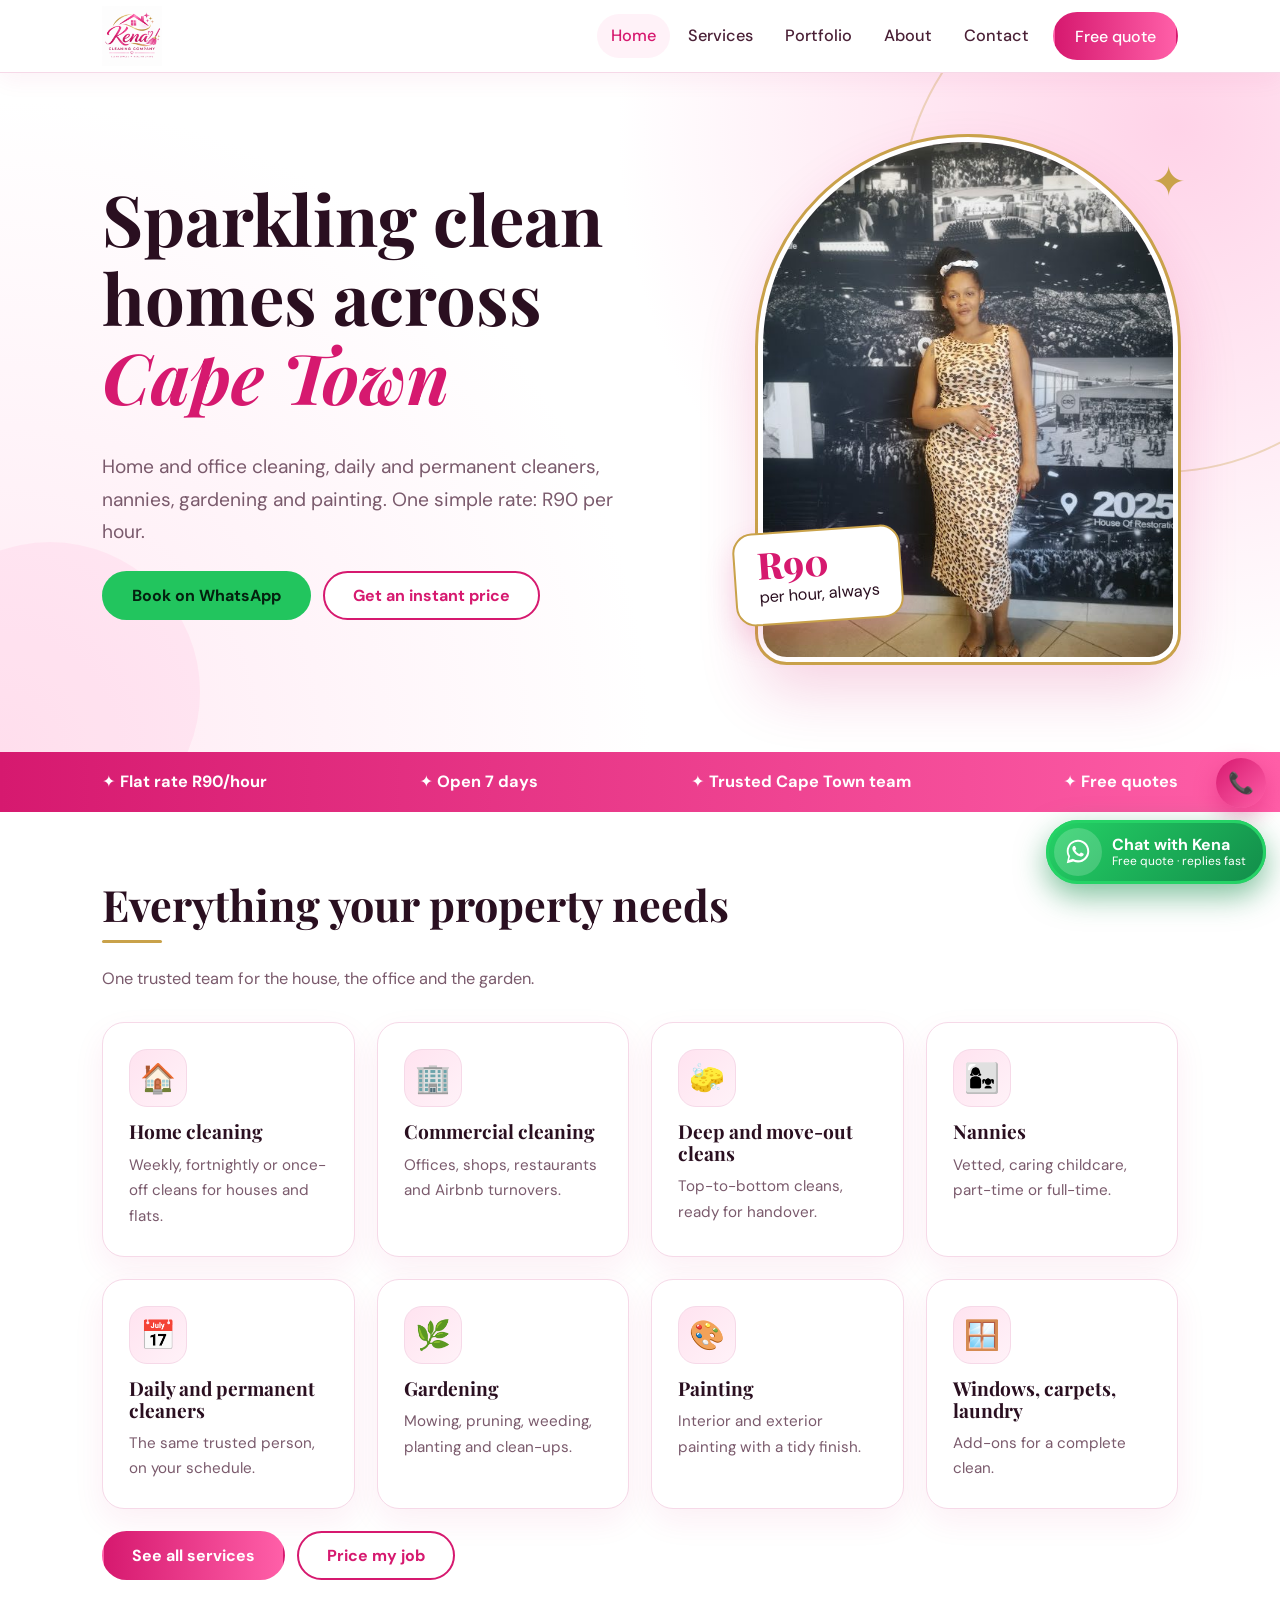
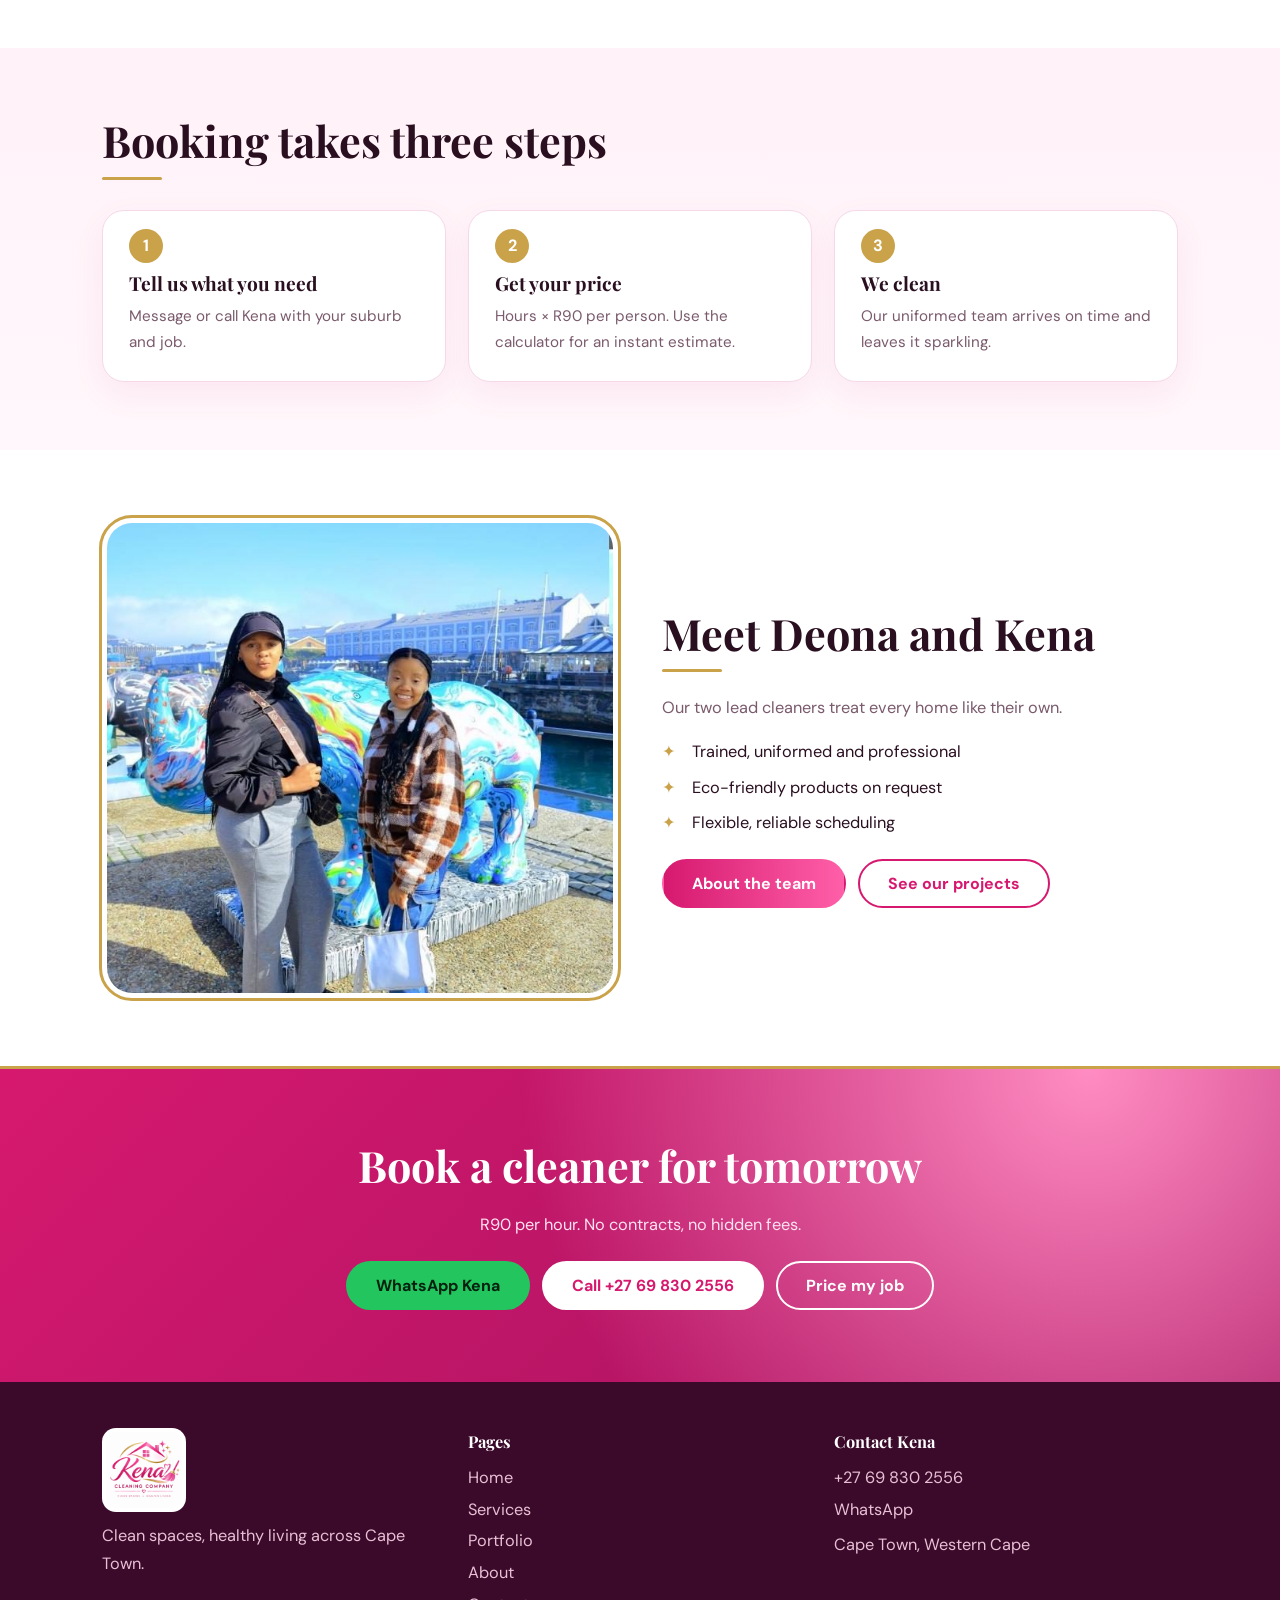
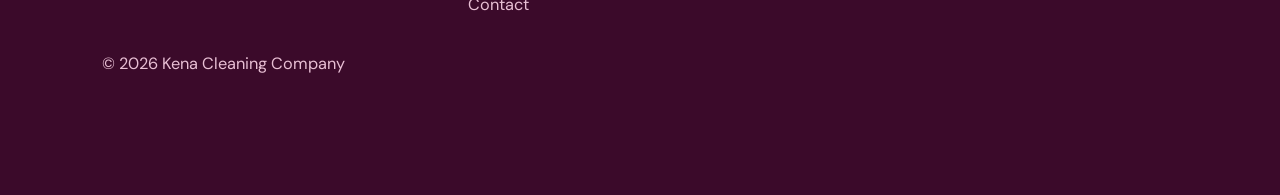
<file: index.html>
<!DOCTYPE html><html lang="en"><head><meta charset="utf-8"><meta name="viewport" content="width=device-width, initial-scale=1, viewport-fit=cover"><meta name="theme-color" content="#d6196f"><title>Home & Commercial Cleaning in Cape Town | Kena Cleaning Company</title><meta name="description" content="Home, office, nanny, gardening and painting services in Cape Town at R90 per hour."><link rel="icon" href="favicon.png"><link rel="preconnect" href="https://fonts.googleapis.com"><link href="https://fonts.googleapis.com/css2?family=Playfair+Display:ital,wght@0,700;0,800;1,700&family=DM+Sans:wght@400;500;700&display=swap" rel="stylesheet"><link rel="stylesheet" href="style.css"></head><body><header><div class="nav"><a href="index.html"><img src="logo.png" alt="Kena Cleaning Company"></a><button class="mb" id="mb" type="button" aria-label="Open menu" aria-expanded="false">☰</button><nav id="nv"><a href="index.html" class="on">Home</a><a href="services.html">Services</a><a href="portfolio.html">Portfolio</a><a href="about.html">About</a><a href="contact.html">Contact</a><a class="btn" href="contact.html">Free quote</a></nav></div></header><main>
<section class="hero"><div class="w hg"><div><h1>Sparkling clean homes across <em>Cape Town</em></h1><p class="l">Home and office cleaning, daily and permanent cleaners, nannies, gardening and painting. One simple rate: R90 per hour.</p><div class="row"><a class="btn wa" href="https://wa.me/27698302556?text=Hi%20Kena%2C%20I%E2%80%99d%20like%20a%20quote.">Book on WhatsApp</a><a class="btn ol" href="services.html#calculator">Get an instant price</a></div></div>
<div class="ph"><img src="kena.jpg" alt="Kena, lead cleaner"><div class="badge"><b>R90</b>per hour, always</div></div></div></section>
<div class="strip"><div class="w"><span>✦ Flat rate R90/hour</span><span>✦ Open 7 days</span><span>✦ Trusted Cape Town team</span><span>✦ Free quotes</span></div></div>
<section class="s"><div class="w"><h2 class="u">Everything your property needs</h2><p class="mu">One trusted team for the house, the office and the garden.</p><div class="grid sm">
<div class="card"><div class="e">🏠</div><h3>Home cleaning</h3><p>Weekly, fortnightly or once-off cleans for houses and flats.</p></div><div class="card"><div class="e">🏢</div><h3>Commercial cleaning</h3><p>Offices, shops, restaurants and Airbnb turnovers.</p></div><div class="card"><div class="e">🧽</div><h3>Deep and move-out cleans</h3><p>Top-to-bottom cleans, ready for handover.</p></div><div class="card"><div class="e">👩‍👧</div><h3>Nannies</h3><p>Vetted, caring childcare, part-time or full-time.</p></div>
<div class="card"><div class="e">📅</div><h3>Daily and permanent cleaners</h3><p>The same trusted person, on your schedule.</p></div><div class="card"><div class="e">🌿</div><h3>Gardening</h3><p>Mowing, pruning, weeding, planting and clean-ups.</p></div><div class="card"><div class="e">🎨</div><h3>Painting</h3><p>Interior and exterior painting with a tidy finish.</p></div><div class="card"><div class="e">🪟</div><h3>Windows, carpets, laundry</h3><p>Add-ons for a complete clean.</p></div></div>
<div class="row"><a class="btn" href="services.html">See all services</a><a class="btn ol" href="services.html#calculator">Price my job</a></div></div></section>
<section class="s bl"><div class="w"><h2 class="u">Booking takes three steps</h2><div class="grid steps"><div class="card"><h3>Tell us what you need</h3><p>Message or call Kena with your suburb and job.</p></div><div class="card"><h3>Get your price</h3><p>Hours × R90 per person. Use the calculator for an instant estimate.</p></div><div class="card"><h3>We clean</h3><p>Our uniformed team arrives on time and leaves it sparkling.</p></div></div></div></section>
<section class="s"><div class="w sp"><img src="team.jpg" alt="Deona and Kena"><div><h2 class="u">Meet Deona and Kena</h2><p class="mu">Our two lead cleaners treat every home like their own.</p><ul class="t"><li>Trained, uniformed and professional</li><li>Eco-friendly products on request</li><li>Flexible, reliable scheduling</li></ul><div class="row"><a class="btn" href="about.html">About the team</a><a class="btn ol" href="portfolio.html">See our projects</a></div></div></div></section><section class="cta"><div class="w"><h2>Book a cleaner for tomorrow</h2><p>R90 per hour. No contracts, no hidden fees.</p><div class="row"><a class="btn wa" href="https://wa.me/27698302556?text=Hi%20Kena%2C%20I%E2%80%99d%20like%20a%20quote.">WhatsApp Kena</a><a class="btn wh" href="tel:+27698302556">Call +27 69 830 2556</a><a class="btn gh" href="services.html#calculator">Price my job</a></div></div></section></main><footer><div class="w"><div class="grid" style="margin:0"><div><img src="logo.png" alt="Kena Cleaning"><p>Clean spaces, healthy living across Cape Town.</p></div><div><h4>Pages</h4><a href="index.html">Home</a><a href="services.html">Services</a><a href="portfolio.html">Portfolio</a><a href="about.html">About</a><a href="contact.html">Contact</a></div><div><h4>Contact Kena</h4><a href="tel:+27698302556">+27 69 830 2556</a><a href="https://wa.me/27698302556?text=Hi%20Kena%2C%20I%E2%80%99d%20like%20a%20quote.">WhatsApp</a><p style="margin-top:8px">Cape Town, Western Cape</p></div></div><p style="margin-top:28px">© 2026 Kena Cleaning Company</p></div></footer><div class="fab"><div class="bub">👋 Need a cleaner? Get a free quote!</div><a class="call" href="tel:+27698302556" aria-label="Call Kena">📞</a><a class="wb" href="https://wa.me/27698302556?text=Hi%20Kena%2C%20I%E2%80%99d%20like%20a%20quote." aria-label="Chat with Kena on WhatsApp"><i><svg viewBox="0 0 32 32" width="30" height="30" fill="#fff" aria-hidden="true"><path d="M16.04 3C9.4 3 4 8.4 4 15.04c0 2.12.55 4.18 1.6 6L4 28l7.1-1.86a12 12 0 0 0 4.94 1.06C22.68 27.2 28 21.8 28 15.16 28 8.5 22.68 3 16.04 3zm0 21.9a9.9 9.9 0 0 1-5.04-1.38l-.36-.22-4.2 1.1 1.12-4.1-.24-.38a9.9 9.9 0 1 1 8.72 4.98zm5.44-7.4c-.3-.15-1.76-.87-2.03-.97-.27-.1-.47-.15-.67.15-.2.3-.77.97-.94 1.17-.17.2-.35.22-.65.07-.3-.15-1.26-.46-2.4-1.48-.89-.8-1.49-1.77-1.66-2.07-.17-.3-.02-.46.13-.6.13-.13.3-.35.45-.52.15-.17.2-.3.3-.5.1-.2.05-.37-.02-.52-.07-.15-.67-1.62-.92-2.22-.24-.58-.49-.5-.67-.51h-.57c-.2 0-.52.07-.8.37-.27.3-1.04 1.02-1.04 2.48s1.07 2.88 1.22 3.08c.15.2 2.1 3.2 5.08 4.49.71.3 1.26.49 1.7.63.71.23 1.36.2 1.87.12.57-.08 1.76-.72 2-1.41.25-.7.25-1.29.17-1.41-.07-.12-.27-.2-.57-.35z"/></svg></i><span><b>Chat with Kena</b><small>Free quote · replies fast</small></span></a></div><script src="main.js"></script></body></html>
</file>
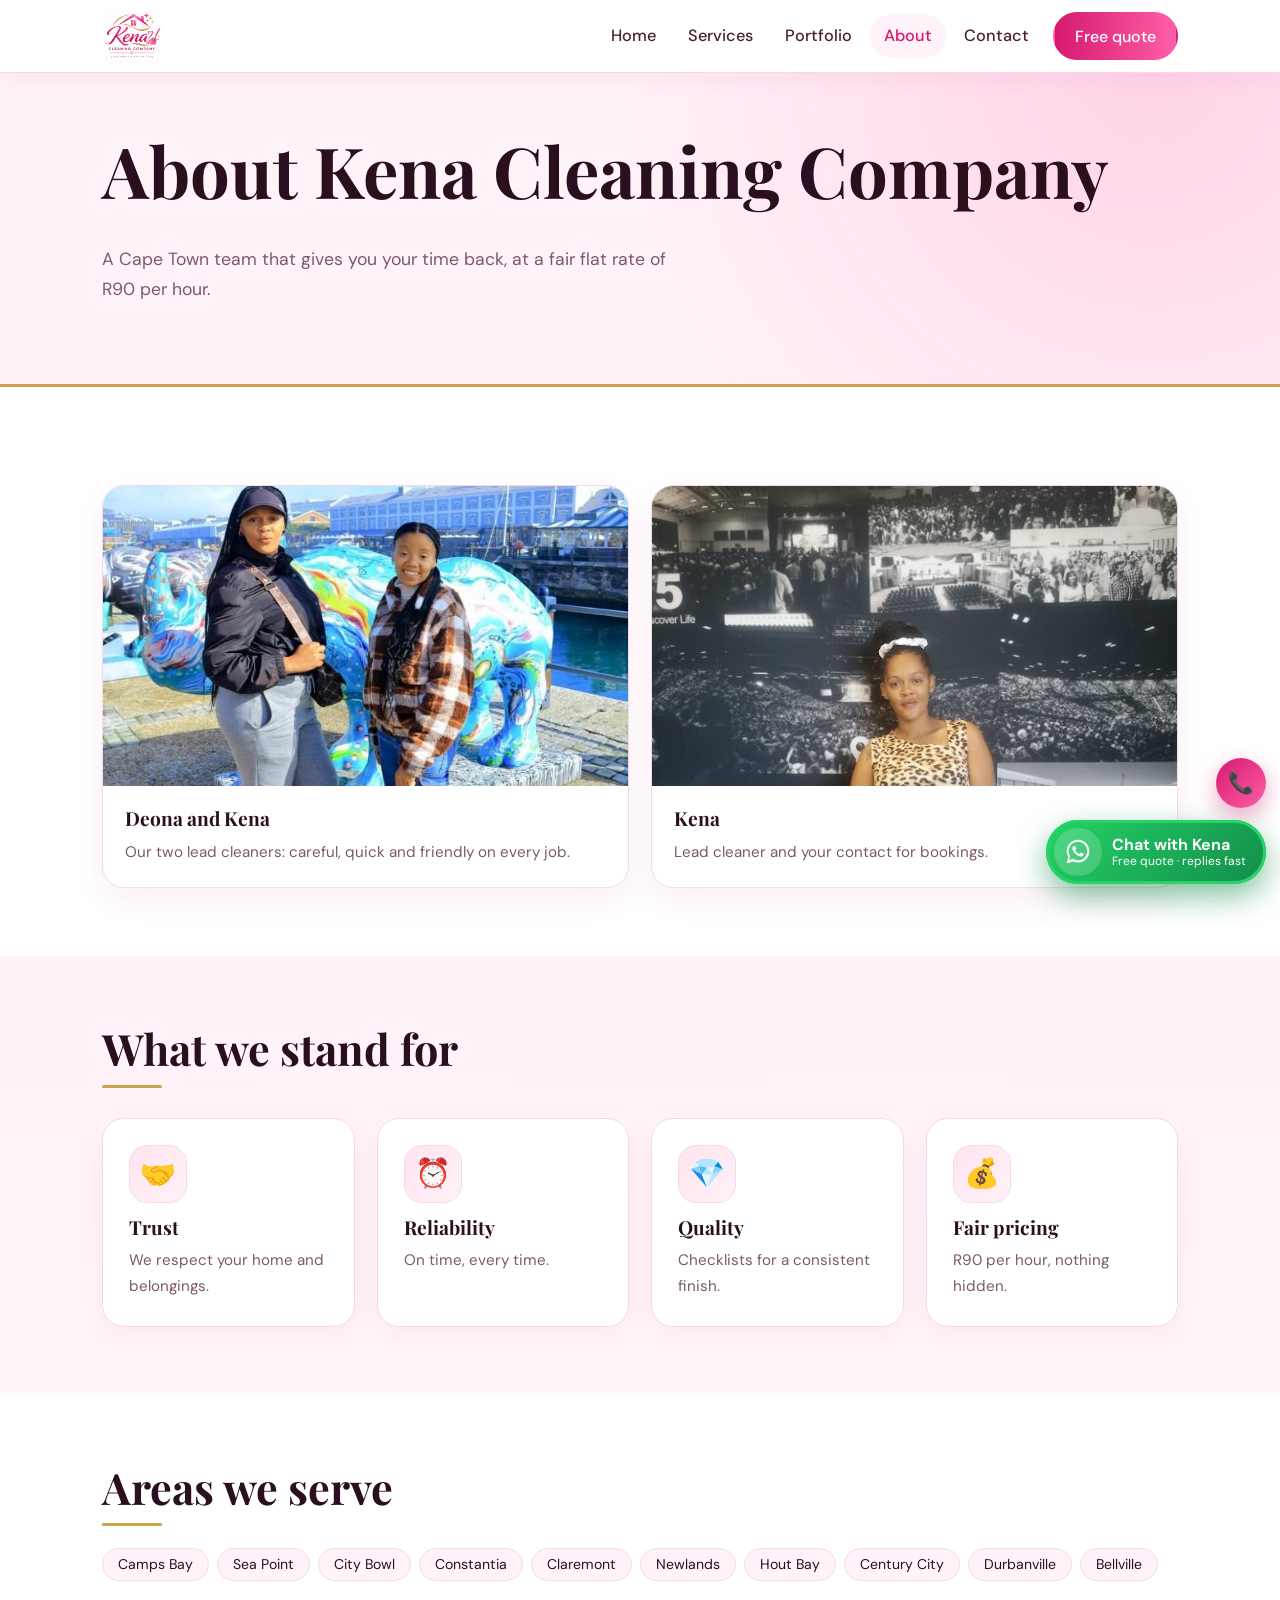
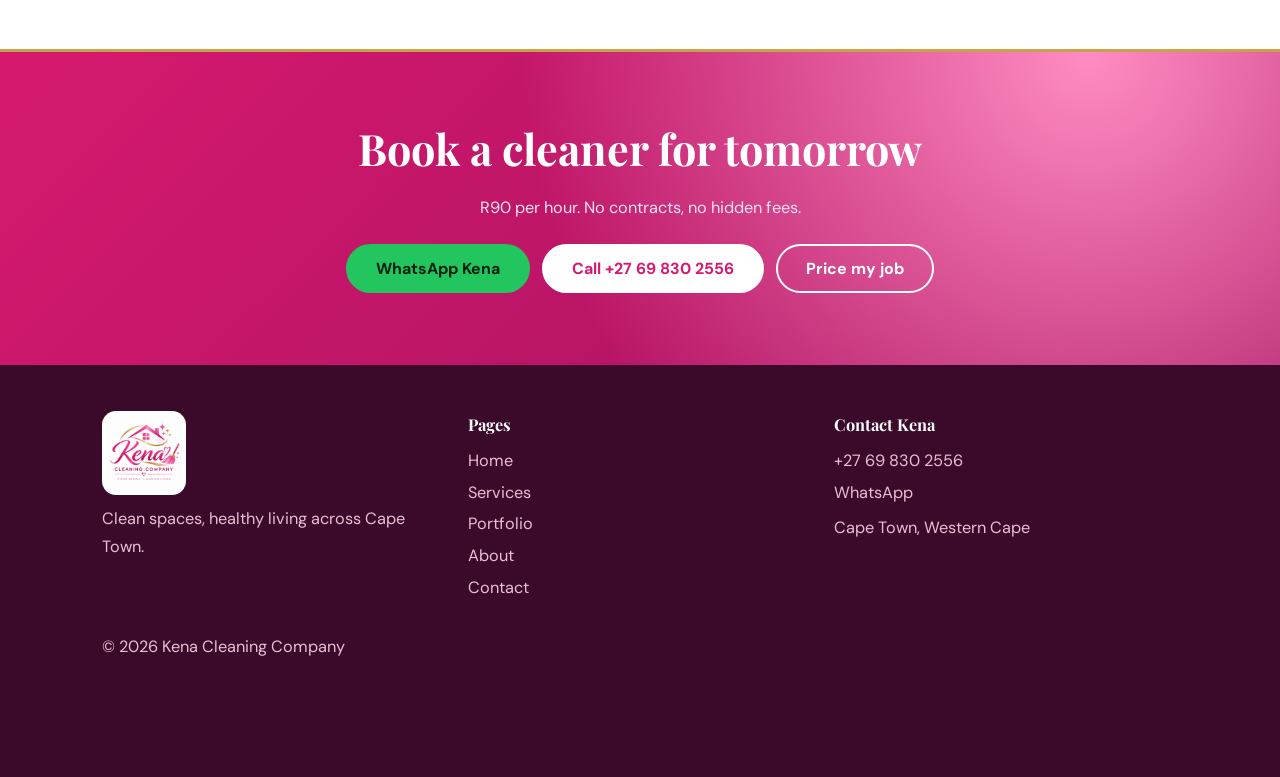
<file: about.html>
<!DOCTYPE html><html lang="en"><head><meta charset="utf-8"><meta name="viewport" content="width=device-width, initial-scale=1, viewport-fit=cover"><meta name="theme-color" content="#d6196f"><title>About Us | Kena Cleaning Company</title><meta name="description" content="Meet Deona and Kena, the team behind Kena Cleaning Company in Cape Town."><link rel="icon" href="favicon.png"><link rel="preconnect" href="https://fonts.googleapis.com"><link href="https://fonts.googleapis.com/css2?family=Playfair+Display:ital,wght@0,700;0,800;1,700&family=DM+Sans:wght@400;500;700&display=swap" rel="stylesheet"><link rel="stylesheet" href="style.css"></head><body><header><div class="nav"><a href="index.html"><img src="logo.png" alt="Kena Cleaning Company"></a><button class="mb" id="mb" type="button" aria-label="Open menu" aria-expanded="false">☰</button><nav id="nv"><a href="index.html">Home</a><a href="services.html">Services</a><a href="portfolio.html">Portfolio</a><a href="about.html" class="on">About</a><a href="contact.html">Contact</a><a class="btn" href="contact.html">Free quote</a></nav></div></header><main>
<section class="hd"><div class="w"><h1>About Kena Cleaning Company</h1><p>A Cape Town team that gives you your time back, at a fair flat rate of R90 per hour.</p></div></section>
<section class="s"><div class="w"><div class="grid" style="grid-template-columns:repeat(auto-fit,minmax(280px,1fr))"><div class="card pj"><img src="team.jpg" alt="Deona and Kena" style="object-position:center"><div class="bd"><h3>Deona and Kena</h3><p>Our two lead cleaners: careful, quick and friendly on every job.</p></div></div><div class="card pj"><img src="kena.jpg" alt="Kena"><div class="bd"><h3>Kena</h3><p>Lead cleaner and your contact for bookings.</p></div></div></div></div></section>
<section class="s bl"><div class="w"><h2 class="u">What we stand for</h2><div class="grid sm"><div class="card"><div class="e">🤝</div><h3>Trust</h3><p>We respect your home and belongings.</p></div><div class="card"><div class="e">⏰</div><h3>Reliability</h3><p>On time, every time.</p></div><div class="card"><div class="e">💎</div><h3>Quality</h3><p>Checklists for a consistent finish.</p></div><div class="card"><div class="e">💰</div><h3>Fair pricing</h3><p>R90 per hour, nothing hidden.</p></div></div></div></section>
<section class="s"><div class="w"><h2 class="u">Areas we serve</h2><div class="chips"><span>Camps Bay</span><span>Sea Point</span><span>City Bowl</span><span>Constantia</span><span>Claremont</span><span>Newlands</span><span>Hout Bay</span><span>Century City</span><span>Durbanville</span><span>Bellville</span></div></div></section><section class="cta"><div class="w"><h2>Book a cleaner for tomorrow</h2><p>R90 per hour. No contracts, no hidden fees.</p><div class="row"><a class="btn wa" href="https://wa.me/27698302556?text=Hi%20Kena%2C%20I%E2%80%99d%20like%20a%20quote.">WhatsApp Kena</a><a class="btn wh" href="tel:+27698302556">Call +27 69 830 2556</a><a class="btn gh" href="services.html#calculator">Price my job</a></div></div></section></main><footer><div class="w"><div class="grid" style="margin:0"><div><img src="logo.png" alt="Kena Cleaning"><p>Clean spaces, healthy living across Cape Town.</p></div><div><h4>Pages</h4><a href="index.html">Home</a><a href="services.html">Services</a><a href="portfolio.html">Portfolio</a><a href="about.html">About</a><a href="contact.html">Contact</a></div><div><h4>Contact Kena</h4><a href="tel:+27698302556">+27 69 830 2556</a><a href="https://wa.me/27698302556?text=Hi%20Kena%2C%20I%E2%80%99d%20like%20a%20quote.">WhatsApp</a><p style="margin-top:8px">Cape Town, Western Cape</p></div></div><p style="margin-top:28px">© 2026 Kena Cleaning Company</p></div></footer><div class="fab"><div class="bub">👋 Need a cleaner? Get a free quote!</div><a class="call" href="tel:+27698302556" aria-label="Call Kena">📞</a><a class="wb" href="https://wa.me/27698302556?text=Hi%20Kena%2C%20I%E2%80%99d%20like%20a%20quote." aria-label="Chat with Kena on WhatsApp"><i><svg viewBox="0 0 32 32" width="30" height="30" fill="#fff" aria-hidden="true"><path d="M16.04 3C9.4 3 4 8.4 4 15.04c0 2.12.55 4.18 1.6 6L4 28l7.1-1.86a12 12 0 0 0 4.94 1.06C22.68 27.2 28 21.8 28 15.16 28 8.5 22.68 3 16.04 3zm0 21.9a9.9 9.9 0 0 1-5.04-1.38l-.36-.22-4.2 1.1 1.12-4.1-.24-.38a9.9 9.9 0 1 1 8.72 4.98zm5.44-7.4c-.3-.15-1.76-.87-2.03-.97-.27-.1-.47-.15-.67.15-.2.3-.77.97-.94 1.17-.17.2-.35.22-.65.07-.3-.15-1.26-.46-2.4-1.48-.89-.8-1.49-1.77-1.66-2.07-.17-.3-.02-.46.13-.6.13-.13.3-.35.45-.52.15-.17.2-.3.3-.5.1-.2.05-.37-.02-.52-.07-.15-.67-1.62-.92-2.22-.24-.58-.49-.5-.67-.51h-.57c-.2 0-.52.07-.8.37-.27.3-1.04 1.02-1.04 2.48s1.07 2.88 1.22 3.08c.15.2 2.1 3.2 5.08 4.49.71.3 1.26.49 1.7.63.71.23 1.36.2 1.87.12.57-.08 1.76-.72 2-1.41.25-.7.25-1.29.17-1.41-.07-.12-.27-.2-.57-.35z"/></svg></i><span><b>Chat with Kena</b><small>Free quote · replies fast</small></span></a></div><script src="main.js"></script></body></html>
</file>
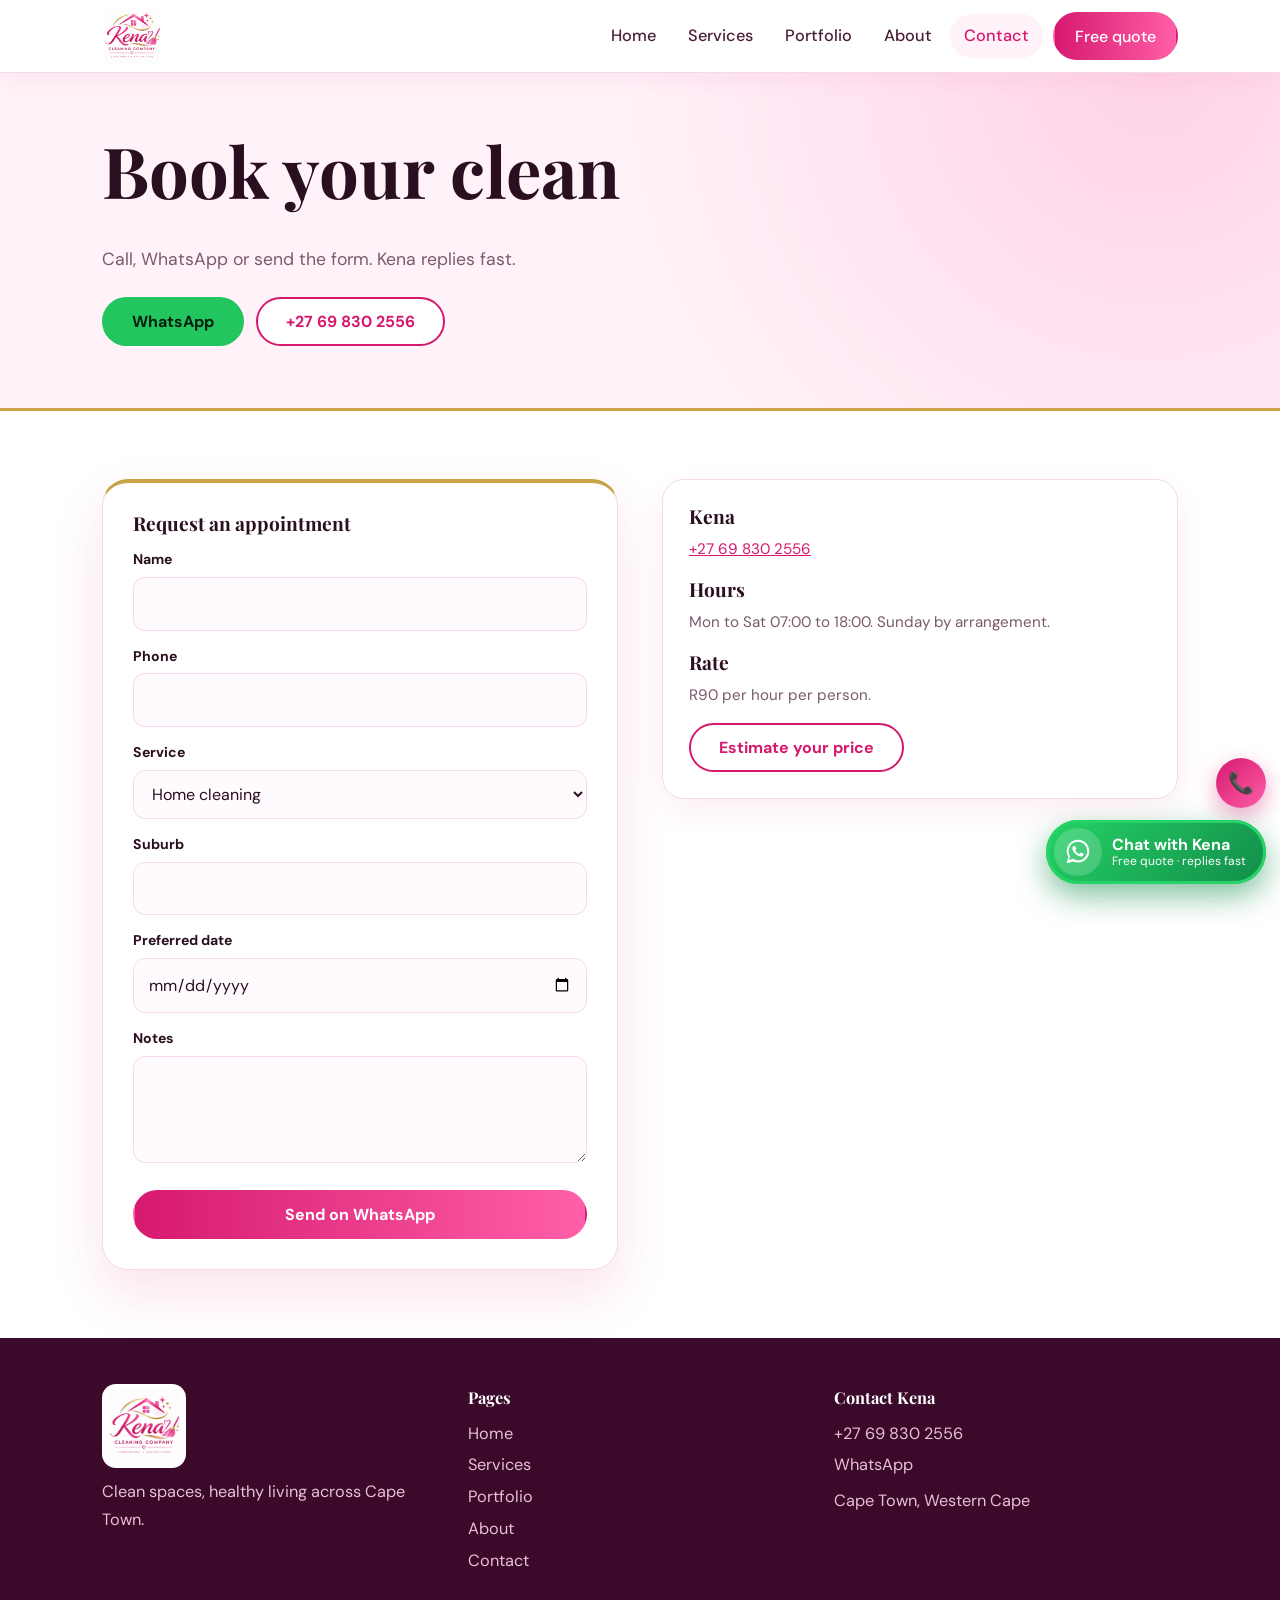
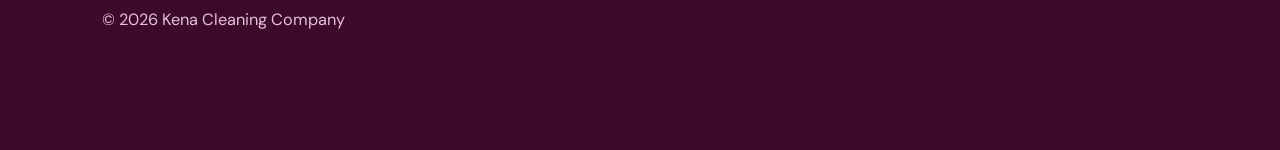
<file: contact.html>
<!DOCTYPE html><html lang="en"><head><meta charset="utf-8"><meta name="viewport" content="width=device-width, initial-scale=1, viewport-fit=cover"><meta name="theme-color" content="#d6196f"><title>Contact & Book a Cleaner | Kena Cleaning Company</title><meta name="description" content="Contact Kena on +27 69 830 2556 to book cleaning, nanny, gardening or painting services in Cape Town."><link rel="icon" href="favicon.png"><link rel="preconnect" href="https://fonts.googleapis.com"><link href="https://fonts.googleapis.com/css2?family=Playfair+Display:ital,wght@0,700;0,800;1,700&family=DM+Sans:wght@400;500;700&display=swap" rel="stylesheet"><link rel="stylesheet" href="style.css"></head><body><header><div class="nav"><a href="index.html"><img src="logo.png" alt="Kena Cleaning Company"></a><button class="mb" id="mb" type="button" aria-label="Open menu" aria-expanded="false">☰</button><nav id="nv"><a href="index.html">Home</a><a href="services.html">Services</a><a href="portfolio.html">Portfolio</a><a href="about.html">About</a><a href="contact.html" class="on">Contact</a><a class="btn" href="contact.html">Free quote</a></nav></div></header><main>
<section class="hd"><div class="w"><h1>Book your clean</h1><p>Call, WhatsApp or send the form. Kena replies fast.</p><div class="row"><a class="btn wa" href="https://wa.me/27698302556?text=Hi%20Kena%2C%20I%E2%80%99d%20like%20a%20quote.">WhatsApp</a><a class="btn ol" href="tel:+27698302556">+27 69 830 2556</a></div></div></section>
<section class="s"><div class="w sp" style="align-items:start"><form class="calc" id="qf" style="margin:0;max-width:none"><h3>Request an appointment</h3><label for="n">Name</label><input id="n" required><label for="p">Phone</label><input id="p" type="tel" required><label for="s">Service</label><select id="s"><option>Home cleaning</option><option>Deep cleaning</option><option>Commercial cleaning</option><option>Daily cleaner</option><option>Permanent cleaner</option><option>Nanny</option><option>Gardening</option><option>Painting</option></select><label for="a">Suburb</label><input id="a"><label for="d">Preferred date</label><input id="d" type="date"><label for="m">Notes</label><textarea id="m" rows="3"></textarea><button class="btn" style="width:100%;margin-top:18px">Send on WhatsApp</button></form>
<div class="card"><h3>Kena</h3><p><a href="tel:+27698302556">+27 69 830 2556</a></p><h3 style="margin-top:16px">Hours</h3><p>Mon to Sat 07:00 to 18:00. Sunday by arrangement.</p><h3 style="margin-top:16px">Rate</h3><p>R90 per hour per person.</p><a class="btn ol" href="services.html#calculator" style="margin-top:14px">Estimate your price</a></div></div></section></main><footer><div class="w"><div class="grid" style="margin:0"><div><img src="logo.png" alt="Kena Cleaning"><p>Clean spaces, healthy living across Cape Town.</p></div><div><h4>Pages</h4><a href="index.html">Home</a><a href="services.html">Services</a><a href="portfolio.html">Portfolio</a><a href="about.html">About</a><a href="contact.html">Contact</a></div><div><h4>Contact Kena</h4><a href="tel:+27698302556">+27 69 830 2556</a><a href="https://wa.me/27698302556?text=Hi%20Kena%2C%20I%E2%80%99d%20like%20a%20quote.">WhatsApp</a><p style="margin-top:8px">Cape Town, Western Cape</p></div></div><p style="margin-top:28px">© 2026 Kena Cleaning Company</p></div></footer><div class="fab"><div class="bub">👋 Need a cleaner? Get a free quote!</div><a class="call" href="tel:+27698302556" aria-label="Call Kena">📞</a><a class="wb" href="https://wa.me/27698302556?text=Hi%20Kena%2C%20I%E2%80%99d%20like%20a%20quote." aria-label="Chat with Kena on WhatsApp"><i><svg viewBox="0 0 32 32" width="30" height="30" fill="#fff" aria-hidden="true"><path d="M16.04 3C9.4 3 4 8.4 4 15.04c0 2.12.55 4.18 1.6 6L4 28l7.1-1.86a12 12 0 0 0 4.94 1.06C22.68 27.2 28 21.8 28 15.16 28 8.5 22.68 3 16.04 3zm0 21.9a9.9 9.9 0 0 1-5.04-1.38l-.36-.22-4.2 1.1 1.12-4.1-.24-.38a9.9 9.9 0 1 1 8.72 4.98zm5.44-7.4c-.3-.15-1.76-.87-2.03-.97-.27-.1-.47-.15-.67.15-.2.3-.77.97-.94 1.17-.17.2-.35.22-.65.07-.3-.15-1.26-.46-2.4-1.48-.89-.8-1.49-1.77-1.66-2.07-.17-.3-.02-.46.13-.6.13-.13.3-.35.45-.52.15-.17.2-.3.3-.5.1-.2.05-.37-.02-.52-.07-.15-.67-1.62-.92-2.22-.24-.58-.49-.5-.67-.51h-.57c-.2 0-.52.07-.8.37-.27.3-1.04 1.02-1.04 2.48s1.07 2.88 1.22 3.08c.15.2 2.1 3.2 5.08 4.49.71.3 1.26.49 1.7.63.71.23 1.36.2 1.87.12.57-.08 1.76-.72 2-1.41.25-.7.25-1.29.17-1.41-.07-.12-.27-.2-.57-.35z"/></svg></i><span><b>Chat with Kena</b><small>Free quote · replies fast</small></span></a></div><script src="main.js"></script></body></html>
</file>
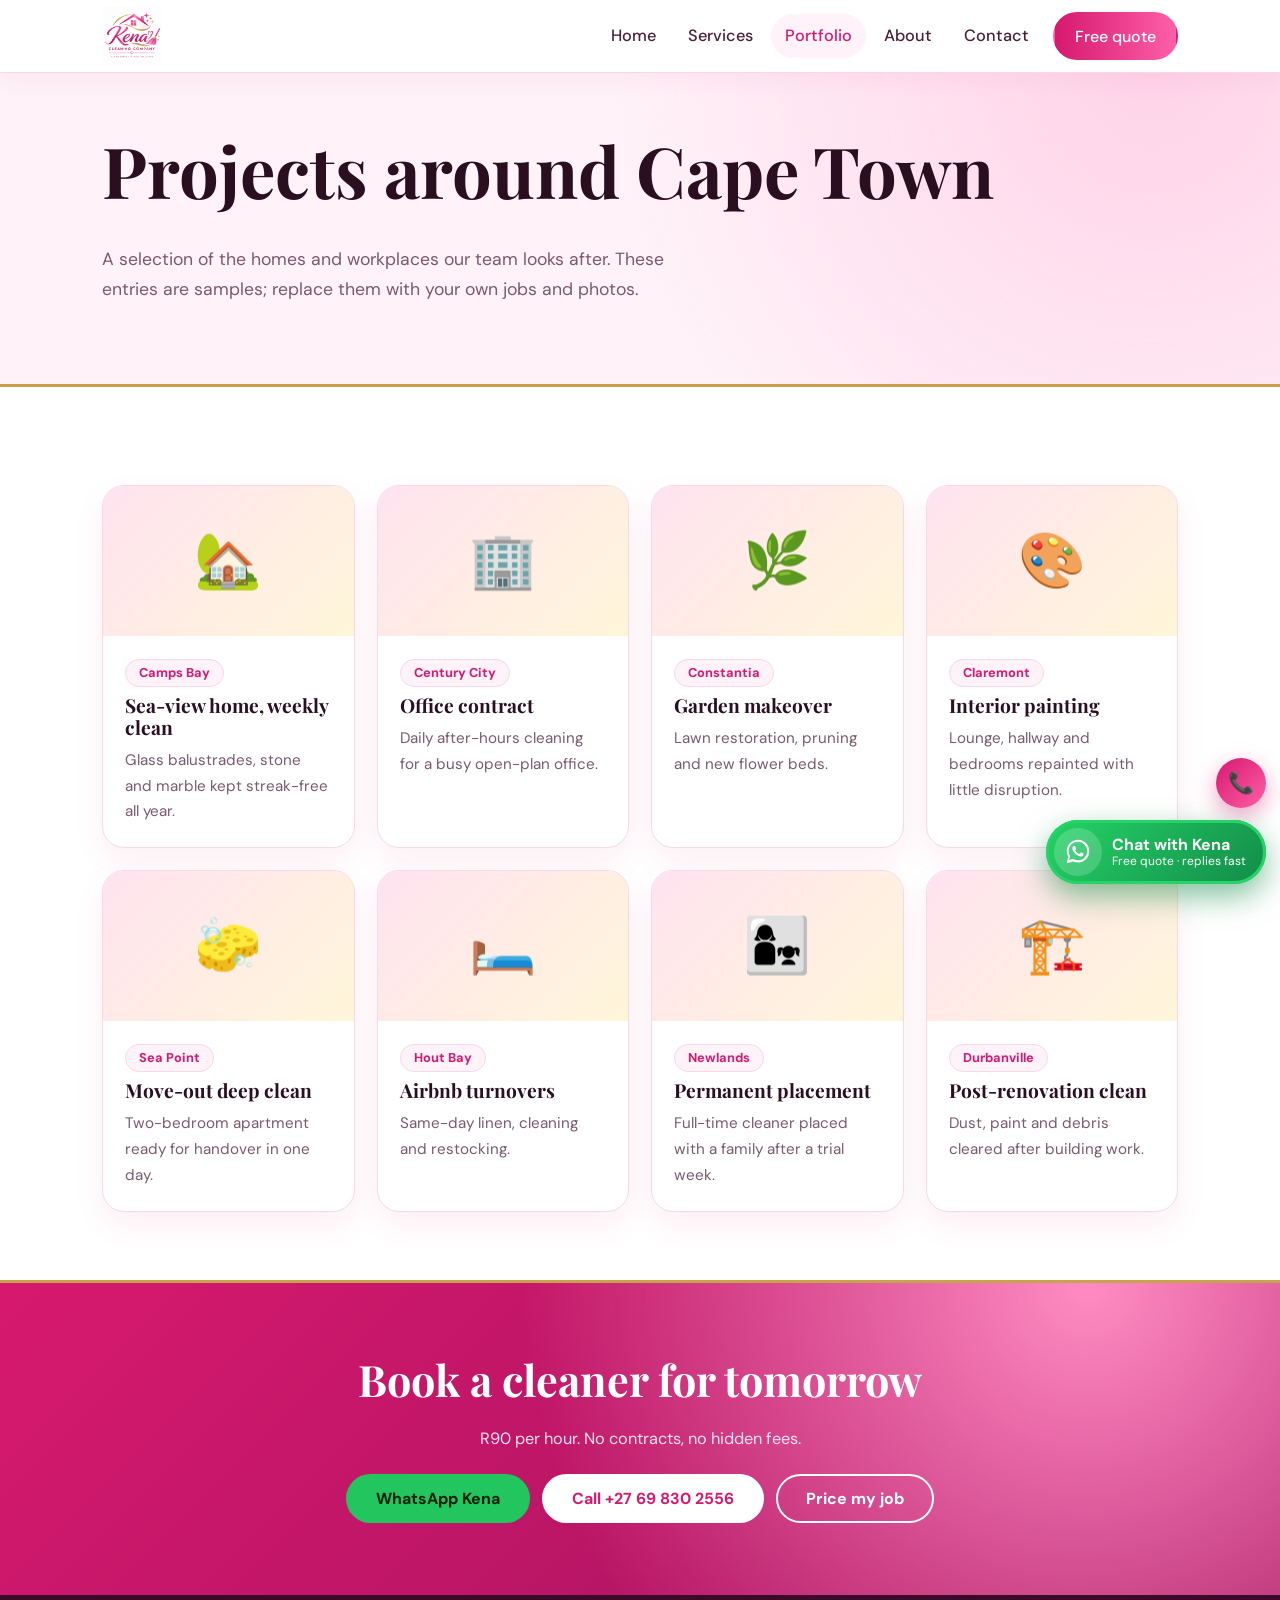
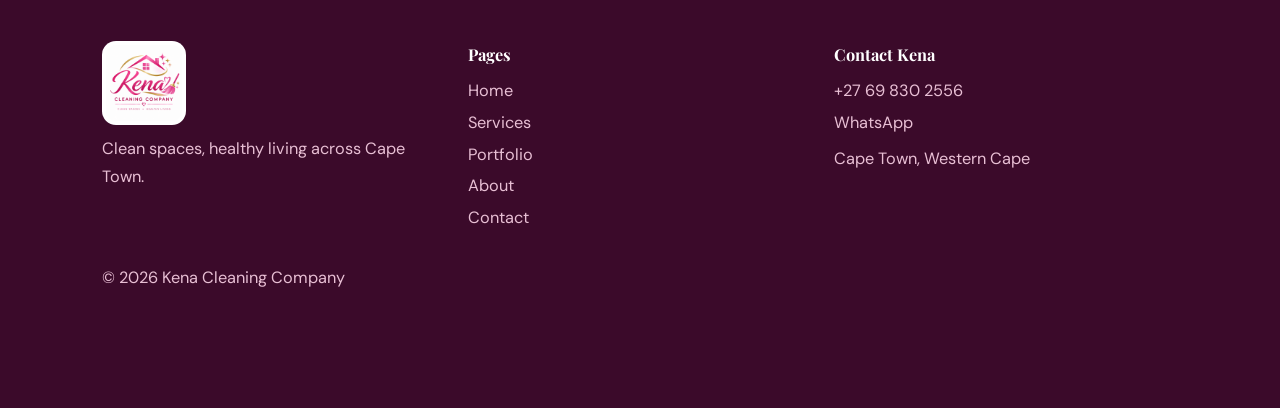
<file: portfolio.html>
<!DOCTYPE html><html lang="en"><head><meta charset="utf-8"><meta name="viewport" content="width=device-width, initial-scale=1, viewport-fit=cover"><meta name="theme-color" content="#d6196f"><title>Portfolio: Projects Around Cape Town | Kena Cleaning Company</title><meta name="description" content="Cleaning, gardening and painting projects by Kena Cleaning Company around Cape Town."><link rel="icon" href="favicon.png"><link rel="preconnect" href="https://fonts.googleapis.com"><link href="https://fonts.googleapis.com/css2?family=Playfair+Display:ital,wght@0,700;0,800;1,700&family=DM+Sans:wght@400;500;700&display=swap" rel="stylesheet"><link rel="stylesheet" href="style.css"></head><body><header><div class="nav"><a href="index.html"><img src="logo.png" alt="Kena Cleaning Company"></a><button class="mb" id="mb" type="button" aria-label="Open menu" aria-expanded="false">☰</button><nav id="nv"><a href="index.html">Home</a><a href="services.html">Services</a><a href="portfolio.html" class="on">Portfolio</a><a href="about.html">About</a><a href="contact.html">Contact</a><a class="btn" href="contact.html">Free quote</a></nav></div></header><main>
<section class="hd"><div class="w"><h1>Projects around Cape Town</h1><p>A selection of the homes and workplaces our team looks after. These entries are samples; replace them with your own jobs and photos.</p></div></section>
<section class="s"><div class="w"><div class="grid"><div class="card pj"><div class="top">🏡</div><div class="bd"><span class="tag">Camps Bay</span><h3>Sea-view home, weekly clean</h3><p>Glass balustrades, stone and marble kept streak-free all year.</p></div></div><div class="card pj"><div class="top">🏢</div><div class="bd"><span class="tag">Century City</span><h3>Office contract</h3><p>Daily after-hours cleaning for a busy open-plan office.</p></div></div><div class="card pj"><div class="top">🌿</div><div class="bd"><span class="tag">Constantia</span><h3>Garden makeover</h3><p>Lawn restoration, pruning and new flower beds.</p></div></div><div class="card pj"><div class="top">🎨</div><div class="bd"><span class="tag">Claremont</span><h3>Interior painting</h3><p>Lounge, hallway and bedrooms repainted with little disruption.</p></div></div><div class="card pj"><div class="top">🧽</div><div class="bd"><span class="tag">Sea Point</span><h3>Move-out deep clean</h3><p>Two-bedroom apartment ready for handover in one day.</p></div></div><div class="card pj"><div class="top">🛏️</div><div class="bd"><span class="tag">Hout Bay</span><h3>Airbnb turnovers</h3><p>Same-day linen, cleaning and restocking.</p></div></div><div class="card pj"><div class="top">👩‍👧</div><div class="bd"><span class="tag">Newlands</span><h3>Permanent placement</h3><p>Full-time cleaner placed with a family after a trial week.</p></div></div><div class="card pj"><div class="top">🏗️</div><div class="bd"><span class="tag">Durbanville</span><h3>Post-renovation clean</h3><p>Dust, paint and debris cleared after building work.</p></div></div></div></div></section><section class="cta"><div class="w"><h2>Book a cleaner for tomorrow</h2><p>R90 per hour. No contracts, no hidden fees.</p><div class="row"><a class="btn wa" href="https://wa.me/27698302556?text=Hi%20Kena%2C%20I%E2%80%99d%20like%20a%20quote.">WhatsApp Kena</a><a class="btn wh" href="tel:+27698302556">Call +27 69 830 2556</a><a class="btn gh" href="services.html#calculator">Price my job</a></div></div></section></main><footer><div class="w"><div class="grid" style="margin:0"><div><img src="logo.png" alt="Kena Cleaning"><p>Clean spaces, healthy living across Cape Town.</p></div><div><h4>Pages</h4><a href="index.html">Home</a><a href="services.html">Services</a><a href="portfolio.html">Portfolio</a><a href="about.html">About</a><a href="contact.html">Contact</a></div><div><h4>Contact Kena</h4><a href="tel:+27698302556">+27 69 830 2556</a><a href="https://wa.me/27698302556?text=Hi%20Kena%2C%20I%E2%80%99d%20like%20a%20quote.">WhatsApp</a><p style="margin-top:8px">Cape Town, Western Cape</p></div></div><p style="margin-top:28px">© 2026 Kena Cleaning Company</p></div></footer><div class="fab"><div class="bub">👋 Need a cleaner? Get a free quote!</div><a class="call" href="tel:+27698302556" aria-label="Call Kena">📞</a><a class="wb" href="https://wa.me/27698302556?text=Hi%20Kena%2C%20I%E2%80%99d%20like%20a%20quote." aria-label="Chat with Kena on WhatsApp"><i><svg viewBox="0 0 32 32" width="30" height="30" fill="#fff" aria-hidden="true"><path d="M16.04 3C9.4 3 4 8.4 4 15.04c0 2.12.55 4.18 1.6 6L4 28l7.1-1.86a12 12 0 0 0 4.94 1.06C22.68 27.2 28 21.8 28 15.16 28 8.5 22.68 3 16.04 3zm0 21.9a9.9 9.9 0 0 1-5.04-1.38l-.36-.22-4.2 1.1 1.12-4.1-.24-.38a9.9 9.9 0 1 1 8.72 4.98zm5.44-7.4c-.3-.15-1.76-.87-2.03-.97-.27-.1-.47-.15-.67.15-.2.3-.77.97-.94 1.17-.17.2-.35.22-.65.07-.3-.15-1.26-.46-2.4-1.48-.89-.8-1.49-1.77-1.66-2.07-.17-.3-.02-.46.13-.6.13-.13.3-.35.45-.52.15-.17.2-.3.3-.5.1-.2.05-.37-.02-.52-.07-.15-.67-1.62-.92-2.22-.24-.58-.49-.5-.67-.51h-.57c-.2 0-.52.07-.8.37-.27.3-1.04 1.02-1.04 2.48s1.07 2.88 1.22 3.08c.15.2 2.1 3.2 5.08 4.49.71.3 1.26.49 1.7.63.71.23 1.36.2 1.87.12.57-.08 1.76-.72 2-1.41.25-.7.25-1.29.17-1.41-.07-.12-.27-.2-.57-.35z"/></svg></i><span><b>Chat with Kena</b><small>Free quote · replies fast</small></span></a></div><script src="main.js"></script></body></html>
</file>
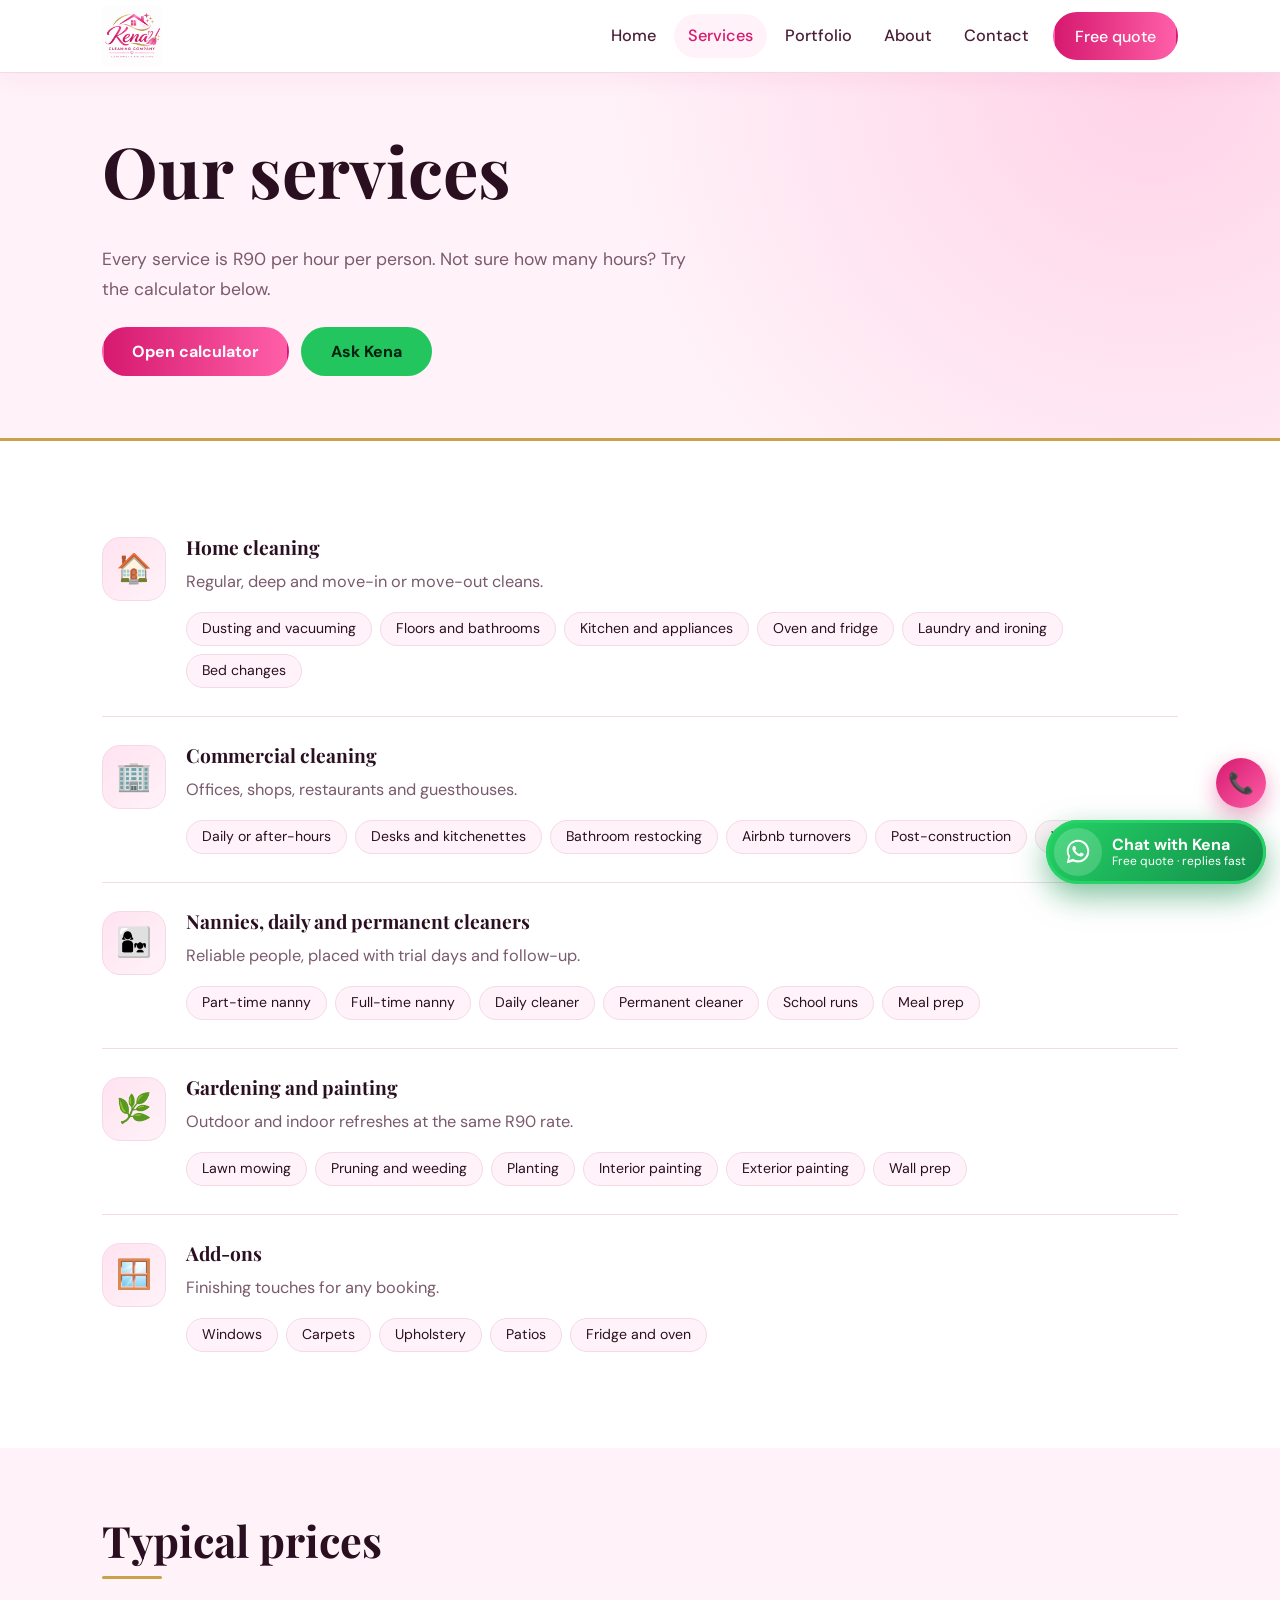
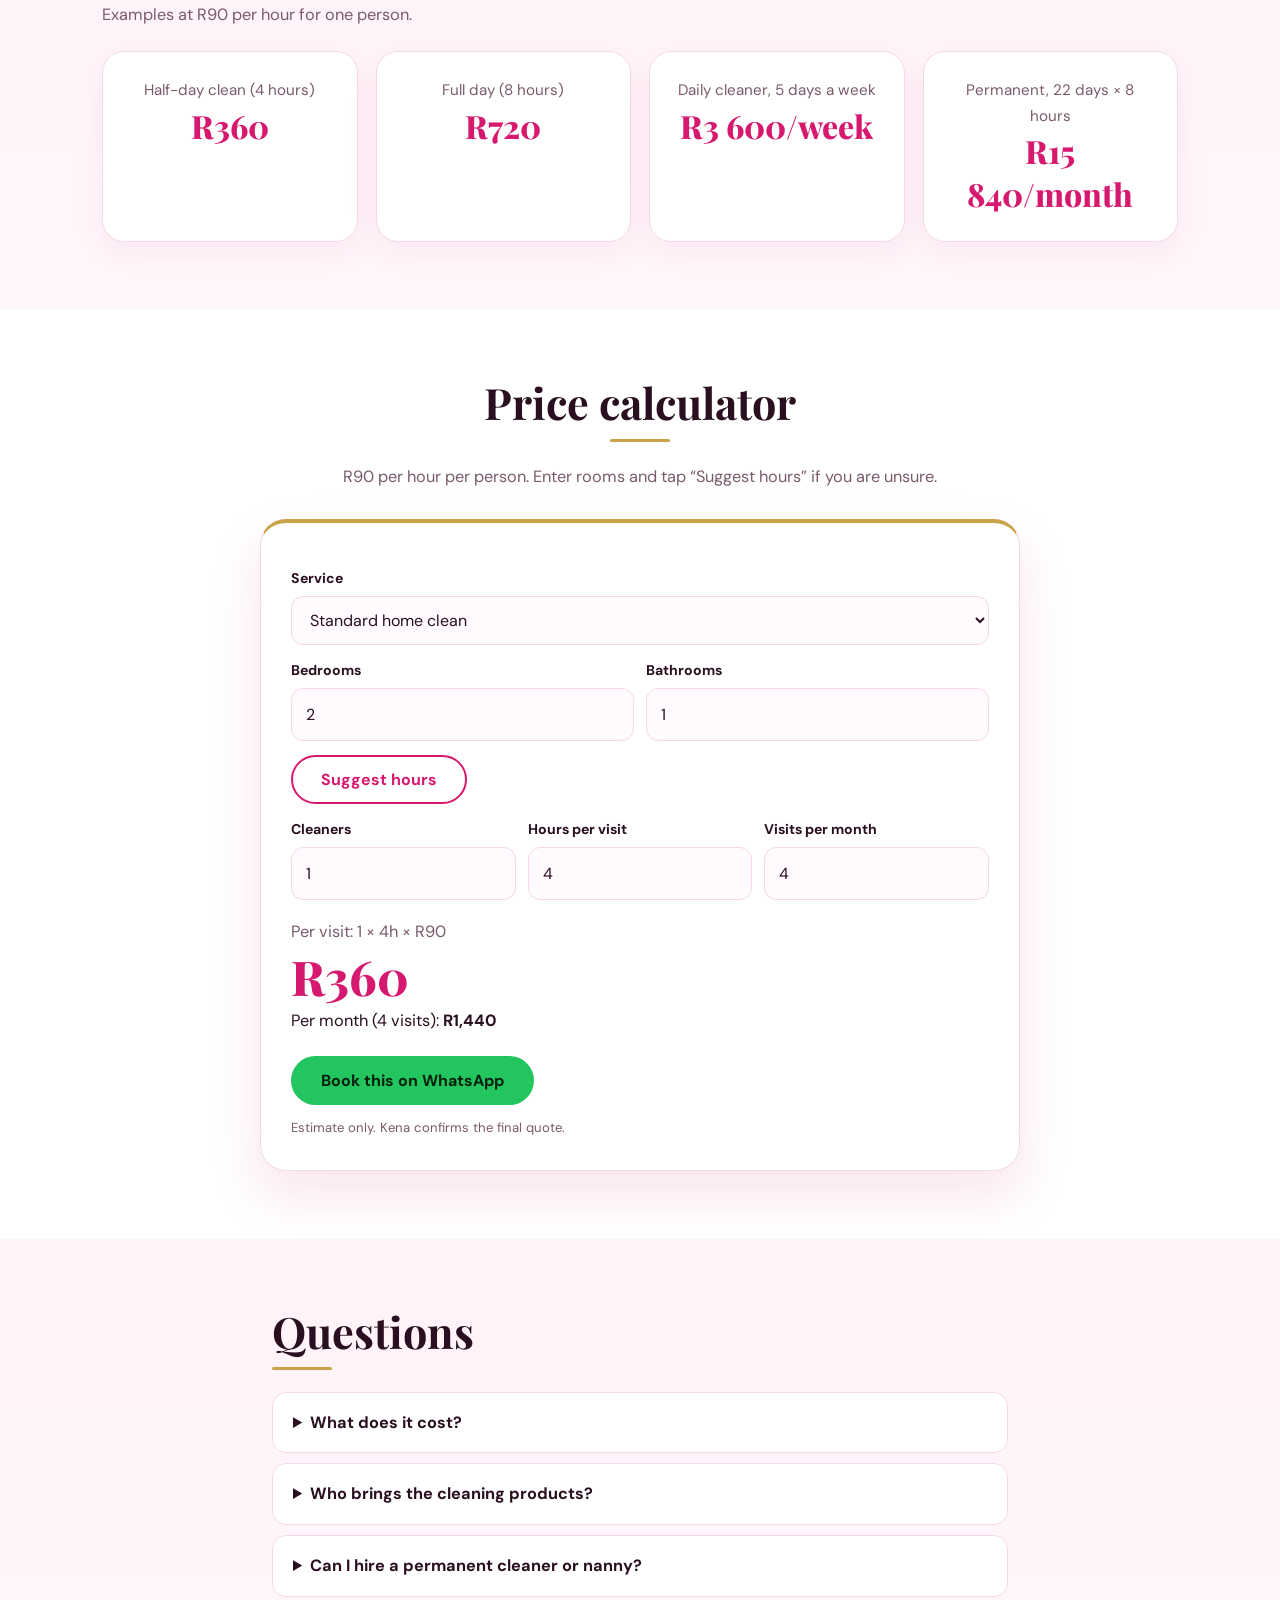
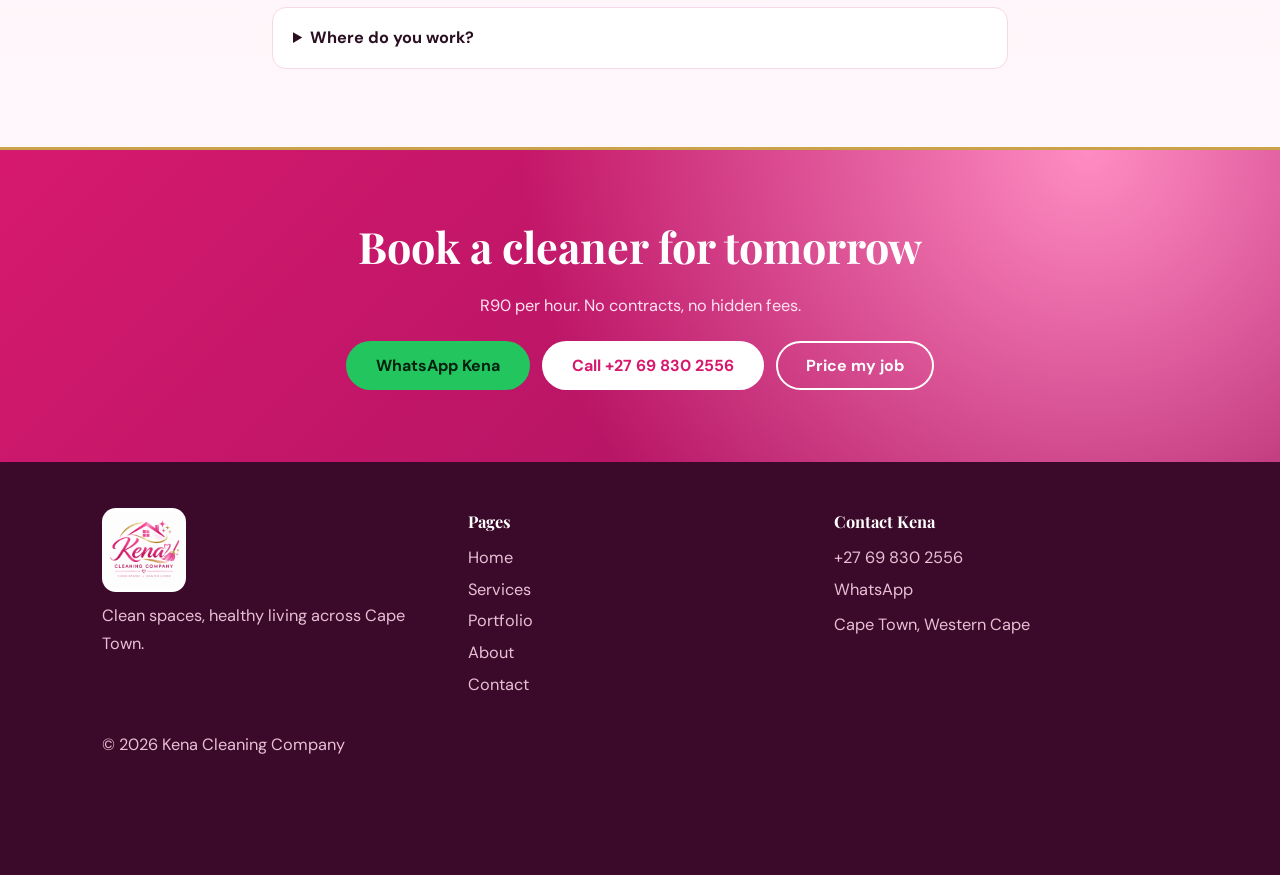
<file: services.html>
<!DOCTYPE html><html lang="en"><head><meta charset="utf-8"><meta name="viewport" content="width=device-width, initial-scale=1, viewport-fit=cover"><meta name="theme-color" content="#d6196f"><title>Services & Price Calculator | Kena Cleaning Company</title><meta name="description" content="Home cleaning, commercial cleaning, nannies, daily and permanent cleaners, gardening and painting at R90/hour."><link rel="icon" href="favicon.png"><link rel="preconnect" href="https://fonts.googleapis.com"><link href="https://fonts.googleapis.com/css2?family=Playfair+Display:ital,wght@0,700;0,800;1,700&family=DM+Sans:wght@400;500;700&display=swap" rel="stylesheet"><link rel="stylesheet" href="style.css"></head><body><header><div class="nav"><a href="index.html"><img src="logo.png" alt="Kena Cleaning Company"></a><button class="mb" id="mb" type="button" aria-label="Open menu" aria-expanded="false">☰</button><nav id="nv"><a href="index.html">Home</a><a href="services.html" class="on">Services</a><a href="portfolio.html">Portfolio</a><a href="about.html">About</a><a href="contact.html">Contact</a><a class="btn" href="contact.html">Free quote</a></nav></div></header><main>
<section class="hd"><div class="w"><h1>Our services</h1><p>Every service is R90 per hour per person. Not sure how many hours? Try the calculator below.</p><div class="row"><a class="btn" href="#calculator">Open calculator</a><a class="btn wa" href="https://wa.me/27698302556?text=Hi%20Kena%2C%20I%E2%80%99d%20like%20a%20quote.">Ask Kena</a></div></div></section>
<section class="s"><div class="w"><div class="gp"><div class="e">🏠</div><div><h3>Home cleaning</h3><p class="mu">Regular, deep and move-in or move-out cleans.</p><div class="chips"><span>Dusting and vacuuming</span><span>Floors and bathrooms</span><span>Kitchen and appliances</span><span>Oven and fridge</span><span>Laundry and ironing</span><span>Bed changes</span></div></div></div><div class="gp"><div class="e">🏢</div><div><h3>Commercial cleaning</h3><p class="mu">Offices, shops, restaurants and guesthouses.</p><div class="chips"><span>Daily or after-hours</span><span>Desks and kitchenettes</span><span>Bathroom restocking</span><span>Airbnb turnovers</span><span>Post-construction</span><span>Waste removal</span></div></div></div><div class="gp"><div class="e">👩‍👧</div><div><h3>Nannies, daily and permanent cleaners</h3><p class="mu">Reliable people, placed with trial days and follow-up.</p><div class="chips"><span>Part-time nanny</span><span>Full-time nanny</span><span>Daily cleaner</span><span>Permanent cleaner</span><span>School runs</span><span>Meal prep</span></div></div></div><div class="gp"><div class="e">🌿</div><div><h3>Gardening and painting</h3><p class="mu">Outdoor and indoor refreshes at the same R90 rate.</p><div class="chips"><span>Lawn mowing</span><span>Pruning and weeding</span><span>Planting</span><span>Interior painting</span><span>Exterior painting</span><span>Wall prep</span></div></div></div><div class="gp"><div class="e">🪟</div><div><h3>Add-ons</h3><p class="mu">Finishing touches for any booking.</p><div class="chips"><span>Windows</span><span>Carpets</span><span>Upholstery</span><span>Patios</span><span>Fridge and oven</span></div></div></div></div></section>
<section class="s bl"><div class="w"><h2 class="u">Typical prices</h2><p class="mu">Examples at R90 per hour for one person.</p><div class="price"><div class="card"><p>Half-day clean (4 hours)</p><b>R360</b></div><div class="card"><p>Full day (8 hours)</p><b>R720</b></div><div class="card"><p>Daily cleaner, 5 days a week</p><b>R3 600/week</b></div><div class="card"><p>Permanent, 22 days × 8 hours</p><b>R15 840/month</b></div></div></div></section>
<section class="s" id="calculator"><div class="w"><h2 class="u c">Price calculator</h2><p class="mu c">R90 per hour per person. Enter rooms and tap “Suggest hours” if you are unsure.</p>
<div class="calc" id="calc"><label for="svc">Service</label><select id="svc"></select><div class="fr"><div><label for="bd">Bedrooms</label><input id="bd" type="number" min="0" value="2"></div><div><label for="bt">Bathrooms</label><input id="bt" type="number" min="0" value="1"></div></div><button class="btn ol" id="sug" type="button" style="margin-top:14px">Suggest hours</button>
<div class="fr"><div><label for="cl">Cleaners</label><input id="cl" type="number" min="1" value="1"></div><div><label for="hr">Hours per visit</label><input id="hr" type="number" min="1" step=".5" value="4"></div><div><label for="vs">Visits per month</label><input id="vs" type="number" min="1" value="4"></div></div>
<div id="out" style="margin-top:18px"></div><div class="row"><a class="btn wa" id="bk" href="#">Book this on WhatsApp</a></div><p class="mu" style="font-size:.82rem;margin:12px 0 0">Estimate only. Kena confirms the final quote.</p></div></div></section>
<section class="s bl"><div class="w" style="max-width:780px"><h2 class="u">Questions</h2><details><summary>What does it cost?</summary><p>R90 per hour per person for every service.</p></details><details><summary>Who brings the cleaning products?</summary><p>Tell us when you book whether we bring supplies or use yours.</p></details><details><summary>Can I hire a permanent cleaner or nanny?</summary><p>Yes. Message Kena with your hours and start date.</p></details><details><summary>Where do you work?</summary><p>Greater Cape Town, including the Atlantic Seaboard, City Bowl, Southern and Northern Suburbs.</p></details></div></section><section class="cta"><div class="w"><h2>Book a cleaner for tomorrow</h2><p>R90 per hour. No contracts, no hidden fees.</p><div class="row"><a class="btn wa" href="https://wa.me/27698302556?text=Hi%20Kena%2C%20I%E2%80%99d%20like%20a%20quote.">WhatsApp Kena</a><a class="btn wh" href="tel:+27698302556">Call +27 69 830 2556</a><a class="btn gh" href="services.html#calculator">Price my job</a></div></div></section></main><footer><div class="w"><div class="grid" style="margin:0"><div><img src="logo.png" alt="Kena Cleaning"><p>Clean spaces, healthy living across Cape Town.</p></div><div><h4>Pages</h4><a href="index.html">Home</a><a href="services.html">Services</a><a href="portfolio.html">Portfolio</a><a href="about.html">About</a><a href="contact.html">Contact</a></div><div><h4>Contact Kena</h4><a href="tel:+27698302556">+27 69 830 2556</a><a href="https://wa.me/27698302556?text=Hi%20Kena%2C%20I%E2%80%99d%20like%20a%20quote.">WhatsApp</a><p style="margin-top:8px">Cape Town, Western Cape</p></div></div><p style="margin-top:28px">© 2026 Kena Cleaning Company</p></div></footer><div class="fab"><div class="bub">👋 Need a cleaner? Get a free quote!</div><a class="call" href="tel:+27698302556" aria-label="Call Kena">📞</a><a class="wb" href="https://wa.me/27698302556?text=Hi%20Kena%2C%20I%E2%80%99d%20like%20a%20quote." aria-label="Chat with Kena on WhatsApp"><i><svg viewBox="0 0 32 32" width="30" height="30" fill="#fff" aria-hidden="true"><path d="M16.04 3C9.4 3 4 8.4 4 15.04c0 2.12.55 4.18 1.6 6L4 28l7.1-1.86a12 12 0 0 0 4.94 1.06C22.68 27.2 28 21.8 28 15.16 28 8.5 22.68 3 16.04 3zm0 21.9a9.9 9.9 0 0 1-5.04-1.38l-.36-.22-4.2 1.1 1.12-4.1-.24-.38a9.9 9.9 0 1 1 8.72 4.98zm5.44-7.4c-.3-.15-1.76-.87-2.03-.97-.27-.1-.47-.15-.67.15-.2.3-.77.97-.94 1.17-.17.2-.35.22-.65.07-.3-.15-1.26-.46-2.4-1.48-.89-.8-1.49-1.77-1.66-2.07-.17-.3-.02-.46.13-.6.13-.13.3-.35.45-.52.15-.17.2-.3.3-.5.1-.2.05-.37-.02-.52-.07-.15-.67-1.62-.92-2.22-.24-.58-.49-.5-.67-.51h-.57c-.2 0-.52.07-.8.37-.27.3-1.04 1.02-1.04 2.48s1.07 2.88 1.22 3.08c.15.2 2.1 3.2 5.08 4.49.71.3 1.26.49 1.7.63.71.23 1.36.2 1.87.12.57-.08 1.76-.72 2-1.41.25-.7.25-1.29.17-1.41-.07-.12-.27-.2-.57-.35z"/></svg></i><span><b>Chat with Kena</b><small>Free quote · replies fast</small></span></a></div><script src="main.js"></script></body></html>
</file>
<file: style.css>
*,*:before,*:after{box-sizing:border-box}:root{--bg:#fff;--bl:#fff2f8;--tx:#2a0f20;--mu:#7a5a6c;--bd:#f6d9e8;--ac:#d6196f;--ac2:#ff5fa8;--gd:#c9a24a;--pl:#3b0a2a;color-scheme:light}
html{scroll-behavior:smooth;scroll-padding-top:90px}body{-webkit-tap-highlight-color:transparent;-webkit-text-size-adjust:100%;margin:0;background:var(--bg);color:var(--tx);font:400 1.02rem/1.7 "DM Sans",system-ui,sans-serif}
h1,h2,h3{font-family:"Playfair Display",Georgia,serif;line-height:1.12;margin:0 0 .5em;font-weight:700}h1{font-size:clamp(2.5rem,6.5vw,4.4rem)}h2{font-size:clamp(1.8rem,4.2vw,2.7rem)}h3{font-size:1.2rem}
h2.u:after{content:"";display:block;width:60px;height:3px;border-radius:3px;background:var(--gd);margin-top:12px}h2.u.c:after{margin-left:auto;margin-right:auto}
p{margin:0 0 1em}a{color:var(--ac)}img{max-width:100%;display:block}.w{max-width:1120px;margin:auto;padding:0 22px}.mu{color:var(--mu)}.c{text-align:center}
header{position:sticky;top:0;z-index:50;background:#fffffff2;backdrop-filter:blur(10px);border-bottom:1px solid var(--bd);box-shadow:0 6px 24px #d6196f10}
.nav{display:flex;align-items:center;justify-content:space-between;max-width:1120px;margin:auto;padding:6px 22px;gap:12px;flex-wrap:wrap}.nav img{height:60px}.nav nav{display:flex;gap:4px;align-items:center;flex-wrap:wrap}
.nav nav a{color:#4a2036;text-decoration:none;padding:8px 14px;border-radius:30px;font-weight:500}.nav nav a.on,.nav nav a:hover{background:var(--bl);color:var(--ac)}.nav nav a.btn{color:#fff;margin-left:6px;padding:9px 20px}
.btn{display:inline-flex;align-items:center;justify-content:center;text-align:center;min-height:48px;padding:12px 28px;border-radius:50px;font:700 1rem "DM Sans",sans-serif;text-decoration:none;border:2px solid transparent;background:linear-gradient(90deg,var(--ac),var(--ac2));color:#fff;cursor:pointer;transition:transform .2s,box-shadow .2s}
.btn:hover{transform:translateY(-2px);box-shadow:0 10px 26px #d6196f50}.btn.wa{background:#22c55e;color:#04210f}.btn.wh{background:#fff;color:var(--ac)}.btn.gh{border-color:#fff;background:none;color:#fff}.btn.ol{background:#fff;border-color:var(--ac);color:var(--ac)}.btn:focus-visible,input:focus,select:focus,textarea:focus{outline:3px solid var(--gd);outline-offset:2px}
.row{display:flex;gap:12px;flex-wrap:wrap;margin-top:22px}.c .row{justify-content:center}
.hero{position:relative;overflow:hidden;padding:64px 0 90px;background:radial-gradient(circle at 92% 8%,#ffd3e8 0,transparent 42%),radial-gradient(circle at 0 100%,#ffe9f3 0,transparent 45%),#fff}
.hero:before{content:"";position:absolute;width:520px;height:520px;right:-140px;top:-120px;border-radius:50%;border:2px solid #c9a24a55}.hero:after{content:"";position:absolute;width:300px;height:300px;left:-100px;bottom:-90px;border-radius:50%;background:#ff5fa814}
.hg{position:relative;z-index:1;display:grid;grid-template-columns:1.1fr .9fr;gap:44px;align-items:center}.hero p.l{font-size:1.2rem;color:var(--mu);max-width:520px}.hero h1 em{color:var(--ac);font-style:italic}
.ph{position:relative;max-width:420px;margin-left:auto}.ph img{width:100%;aspect-ratio:4/5;object-fit:cover;object-position:top;border-radius:220px 220px 30px 30px;border:5px solid #fff;outline:3px solid var(--gd);box-shadow:0 30px 60px #d6196f30}
.ph:after{content:"✦";position:absolute;right:-8px;top:10px;font-size:2.6rem;color:var(--gd)}.badge{position:absolute;left:-24px;bottom:40px;background:#fff;border:2px solid var(--gd);border-radius:20px;padding:12px 22px;box-shadow:0 14px 30px #d6196f2e;transform:rotate(-4deg)}.badge b{display:block;font:800 2.3rem "Playfair Display",serif;color:var(--ac);line-height:1}
.strip{background:linear-gradient(90deg,var(--ac),var(--ac2));color:#fff;padding:16px 0;font-weight:700}.strip .w{display:flex;justify-content:space-between;gap:12px 28px;flex-wrap:wrap}
.s{padding:68px 0}.bl{background:linear-gradient(180deg,var(--bl),#fff7fb)}
.hd{padding:58px 0 62px;background:radial-gradient(circle at 90% 0,#ffd3e8 0,transparent 45%),var(--bl);border-bottom:3px solid var(--gd)}.hd p{color:var(--mu);max-width:600px;font-size:1.1rem}
.grid{display:grid;grid-template-columns:repeat(auto-fit,minmax(240px,1fr));gap:22px;margin-top:30px}
.card{background:#fff;border:1px solid var(--bd);border-radius:22px;padding:26px;box-shadow:0 12px 32px #d6196f12;transition:transform .2s,border-color .2s}.card:hover{transform:translateY(-4px);border-color:var(--ac2)}
.e{font-size:1.8rem;width:58px;height:58px;border-radius:18px;background:linear-gradient(135deg,#ffe3f0,#fff2f8);border:1px solid var(--bd);display:grid;place-items:center;margin-bottom:14px}.card p{color:var(--mu);margin:0;font-size:.95rem}
.steps{counter-reset:s}.steps .card{padding-top:62px;position:relative}.steps .card:before{counter-increment:s;content:counter(s);position:absolute;top:18px;left:26px;width:34px;height:34px;border-radius:50%;background:var(--gd);color:#fff;display:grid;place-items:center;font-weight:700}
.sp{display:grid;grid-template-columns:repeat(auto-fit,minmax(300px,1fr));gap:44px;align-items:center}.sp>img{border-radius:30px;width:100%;max-height:480px;object-fit:cover;border:5px solid #fff;outline:3px solid var(--gd)}
ul.t{list-style:none;padding:0;margin:0 0 1em}ul.t li{padding-left:30px;position:relative;margin:8px 0}ul.t li:before{content:"✦";position:absolute;left:0;color:var(--gd)}
.gp{display:flex;gap:20px;padding:28px 0;border-bottom:1px solid var(--bd)}.gp:last-child{border:0}.gp .e{flex:none;width:64px;height:64px}
.chips{display:flex;gap:8px;flex-wrap:wrap}.chips span{background:var(--bl);border:1px solid var(--bd);border-radius:30px;padding:4px 15px;font-size:.88rem}
.price{display:grid;grid-template-columns:repeat(auto-fit,minmax(210px,1fr));gap:18px;margin-top:22px}.price .card{text-align:center}.price b{display:block;font:800 2rem "Playfair Display",serif;color:var(--ac)}
.calc{background:#fff;border:1px solid var(--bd);border-top:4px solid var(--gd);border-radius:26px;padding:30px;max-width:760px;margin:28px auto 0;box-shadow:0 24px 54px #d6196f1f}
label{display:block;font-weight:700;font-size:.88rem;margin:14px 0 5px}input,select,textarea{width:100%;padding:12px 14px;border-radius:12px;border:1px solid var(--bd);background:#fffafd;color:var(--tx);font:inherit;font-size:16px;min-height:48px}
.fr{display:grid;grid-template-columns:repeat(auto-fit,minmax(140px,1fr));gap:12px}.tot{font:800 3rem "Playfair Display",serif;color:var(--ac);line-height:1.1;margin:4px 0}
.pj{padding:0;overflow:hidden}.pj .top{height:150px;display:grid;place-items:center;font-size:3.4rem;background:linear-gradient(135deg,#ffe3f0,#fff6d9)}.pj .bd{padding:22px}.pj .tag{display:inline-block;background:var(--bl);color:var(--ac);border:1px solid var(--bd);padding:2px 13px;border-radius:30px;font-weight:700;font-size:.8rem;margin-bottom:8px}.pj>img{height:300px;width:100%;object-fit:cover;object-position:top}
details{background:#fff;border:1px solid var(--bd);border-radius:14px;padding:16px 20px;margin:10px 0}summary{cursor:pointer;font-weight:700}details p{margin:10px 0 0;color:var(--mu)}
.cta{background:radial-gradient(circle at 85% 0,#ff8cc2 0,transparent 50%),linear-gradient(135deg,var(--ac),#a3125f);color:#fff;text-align:center;padding:72px 0;border-top:3px solid var(--gd)}.cta p{color:#ffe3f0}.cta .row{justify-content:center}
footer{background:var(--pl);color:#e8bfd4;padding:46px 0 100px}footer a{display:block;color:#e8bfd4;text-decoration:none;margin:4px 0}footer h4{color:#fff;margin:0 0 8px;font-family:"Playfair Display",serif}footer img{height:84px;background:#fff;border-radius:14px;padding:4px;margin-bottom:10px}
.fab{position:fixed;right:14px;bottom:calc(16px + env(safe-area-inset-bottom,0px));z-index:55;display:flex;flex-direction:column;align-items:flex-end;gap:12px}.fab .call{width:50px;height:50px;border-radius:50%;background:linear-gradient(135deg,var(--ac),var(--ac2));display:grid;place-items:center;font-size:1.3rem;text-decoration:none;box-shadow:0 8px 22px #d6196f66}.fab .wb{position:relative;display:flex;align-items:center;gap:10px;background:linear-gradient(135deg,#25d366,#128c4a);color:#fff;text-decoration:none;border-radius:50px;padding:8px 20px 8px 8px;box-shadow:0 12px 30px #128c4a88;line-height:1.2;animation:bob 2.6s ease-in-out infinite}.fab .wb:before{content:"";position:absolute;inset:0;border-radius:50px;border:3px solid #25d366;animation:ring 1.8s ease-out infinite;pointer-events:none}.fab .wb i{width:48px;height:48px;border-radius:50%;background:#ffffff2e;display:grid;place-items:center;flex:none}.fab .wb b{display:block;font-size:1rem}.fab .wb small{display:block;font-size:.75rem}.bub{background:#fff;color:var(--tx);border:2px solid var(--gd);border-radius:16px 16px 4px 16px;padding:8px 14px;font-weight:700;font-size:.9rem;box-shadow:0 10px 26px #0002;animation:bub 14s 2s both;max-width:230px}@keyframes ring{0%{transform:scale(1);opacity:.9}100%{transform:scale(1.25,1.7);opacity:0}}@keyframes bob{50%{transform:translateY(-5px)}}@keyframes bub{0%{opacity:0;transform:translateY(8px)}4%,88%{opacity:1;transform:none}100%{opacity:0;visibility:hidden}}.mb{display:none;width:46px;height:46px;border-radius:14px;border:1px solid var(--bd);background:var(--bl);color:var(--ac);font-size:1.5rem;cursor:pointer;place-items:center}
.pg{display:none}.pg.on{display:block}
@media(max-width:780px){html{scroll-padding-top:72px}.hg{grid-template-columns:1fr;gap:30px}.hero{padding:36px 0 56px}.ph{margin:0 auto;max-width:300px}.badge{left:-6px;bottom:24px;padding:8px 16px}.badge b{font-size:1.8rem}.s{padding:46px 0}.gp{flex-direction:column;gap:12px}.mb{display:grid}.nav img{height:48px}.nav nav{display:none;width:100%;flex-direction:column;align-items:stretch;gap:2px;padding:6px 0 12px}.nav nav.open{display:flex}.nav nav a{padding:14px 16px;font-size:1.05rem}.nav nav a.btn{display:flex;margin:8px 0 0}.row .btn{flex:1 1 100%}.strip .w{justify-content:center;font-size:.85rem;gap:4px 18px;text-align:center}.grid.sm,.price{grid-template-columns:repeat(2,1fr);gap:12px}.grid.sm .card{padding:16px}.grid.sm .e{width:46px;height:46px;font-size:1.5rem}.grid.sm h3{font-size:1rem}.grid.sm .card p{font-size:.85rem}.price b{font-size:1.4rem}.calc{padding:20px;border-radius:20px}.tot{font-size:2.4rem}.cta{padding:52px 0}footer{padding-bottom:140px}.pj>img{height:260px}.hd{padding:40px 0 44px}.sp{gap:28px}}
@media(prefers-reduced-motion:reduce){*{transition:none!important;scroll-behavior:auto!important}.fab .wb,.bub{animation:none!important}.fab .wb:before{display:none}}
</file>
